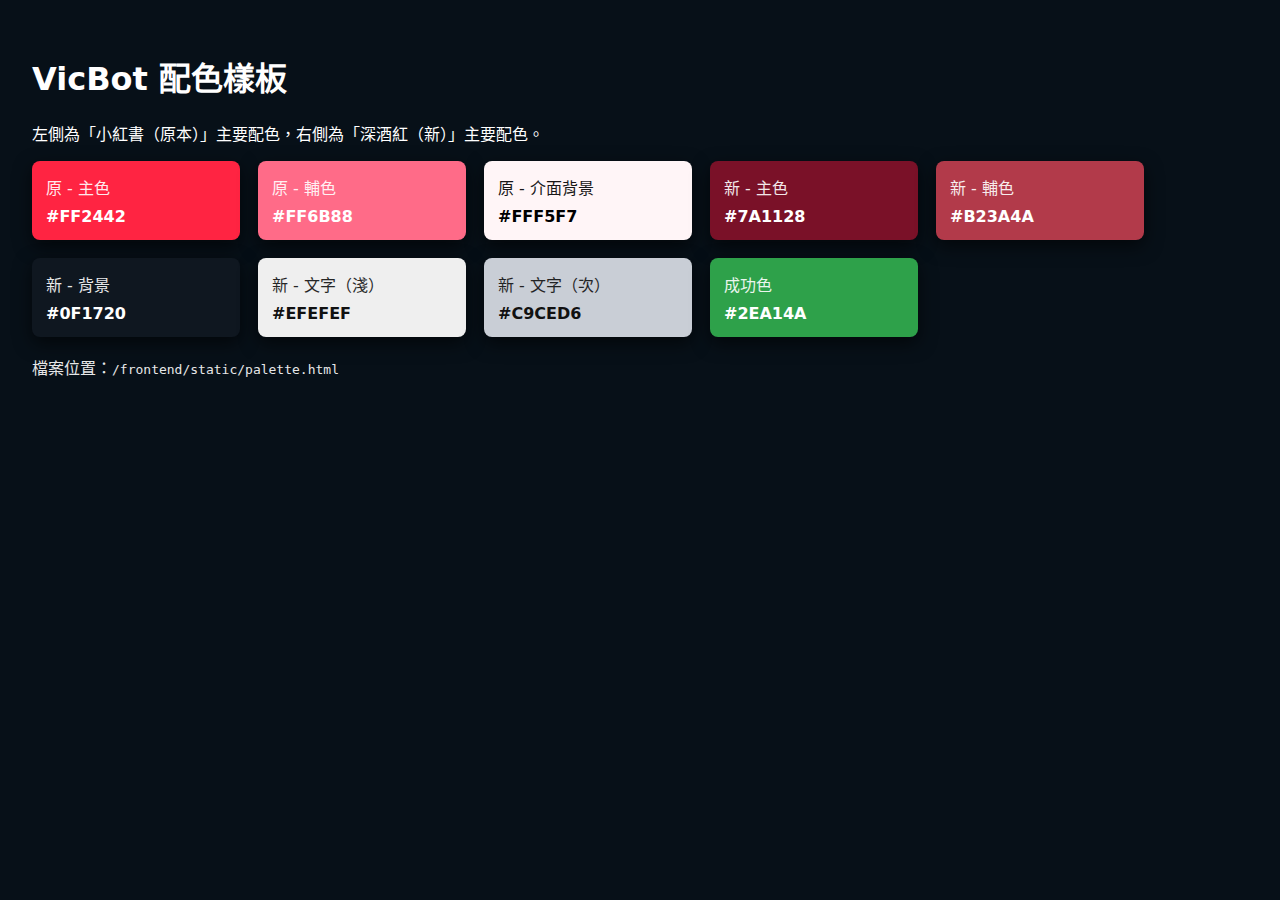
<file: frontend/static/palette.html>
<!doctype html>
<html lang="zh-TW">
<head>
<meta charset="utf-8">
<meta name="viewport" content="width=device-width,initial-scale=1">
<title>VicBot Color Palette</title>
<style>
  body{font-family:'Noto Sans TC',system-ui, -apple-system;padding:24px;background:#071018;color:#fff}
  .grid{display:flex;gap:18px;flex-wrap:wrap}
  .sw{width:180px;padding:14px;border-radius:8px;box-shadow:0 6px 18px rgba(0,0,0,0.6)}
  .hex{font-weight:700;margin-top:8px}
  .label{opacity:0.9}
</style>
</head>
<body>
  <h1>VicBot 配色樣板</h1>
  <p>左側為「小紅書（原本）」主要配色，右側為「深酒紅（新）」主要配色。</p>
  <div class="grid">
    <div class="sw" style="background:#FF2442;color:#fff"><div class="label">原 - 主色</div><div class="hex">#FF2442</div></div>
    <div class="sw" style="background:#FF6B88;color:#fff"><div class="label">原 - 輔色</div><div class="hex">#FF6B88</div></div>
    <div class="sw" style="background:#FFF5F7;color:#000"><div class="label">原 - 介面背景</div><div class="hex">#FFF5F7</div></div>

    <div class="sw" style="background:#7A1128;color:#fff"><div class="label">新 - 主色</div><div class="hex">#7A1128</div></div>
    <div class="sw" style="background:#B23A4A;color:#fff"><div class="label">新 - 輔色</div><div class="hex">#B23A4A</div></div>
    <div class="sw" style="background:#0F1720;color:#fff"><div class="label">新 - 背景</div><div class="hex">#0F1720</div></div>

    <div class="sw" style="background:#EFEFEF;color:#111"><div class="label">新 - 文字（淺）</div><div class="hex">#EFEFEF</div></div>
    <div class="sw" style="background:#C9CED6;color:#111"><div class="label">新 - 文字（次）</div><div class="hex">#C9CED6</div></div>
    <div class="sw" style="background:#2EA14A;color:#fff"><div class="label">成功色</div><div class="hex">#2EA14A</div></div>

  </div>
  <p style="margin-top:18px;opacity:0.9">檔案位置：<code>/frontend/static/palette.html</code></p>
</body>
</html>
</file>
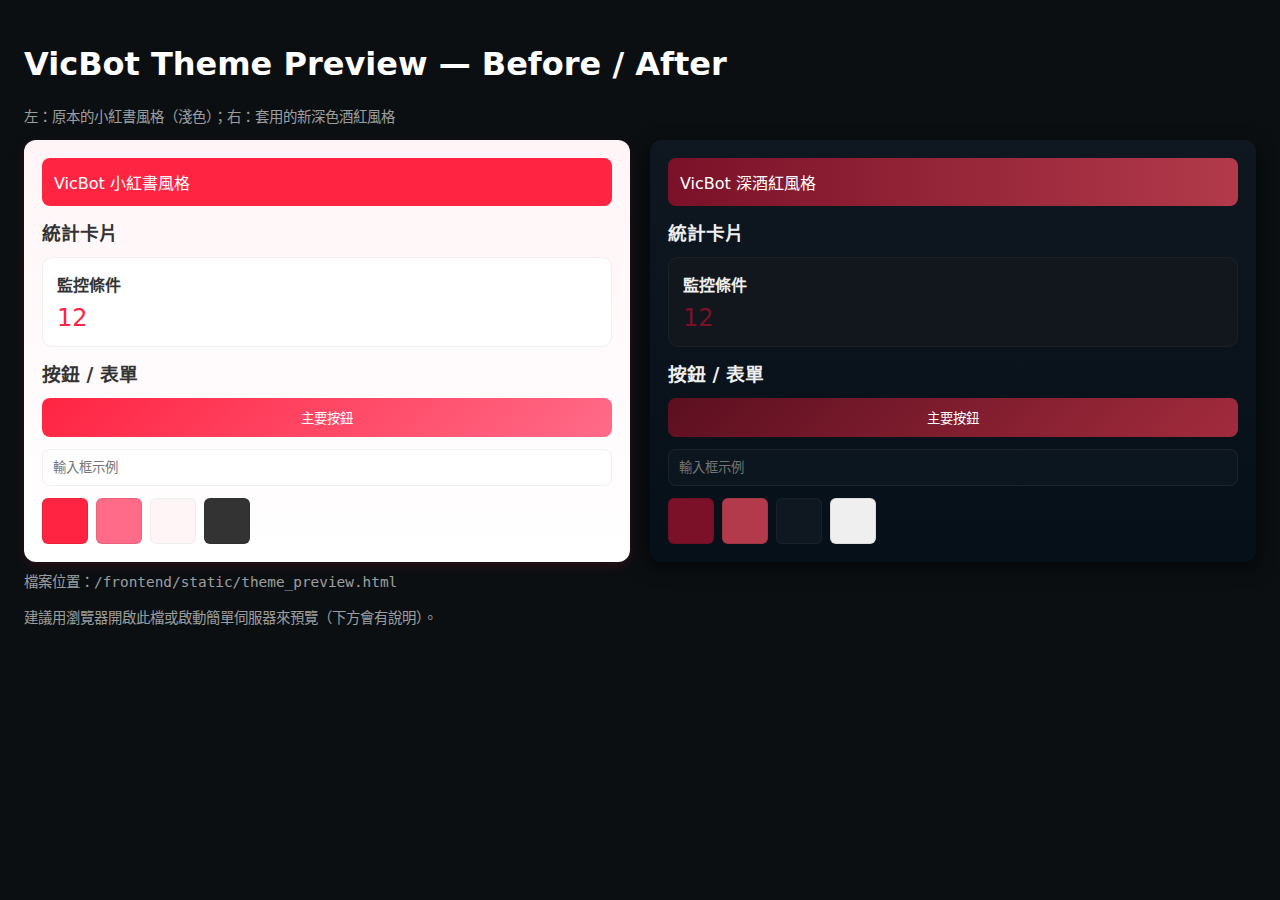
<file: frontend/static/theme_preview.html>
<!doctype html>
<html lang="zh-TW">
<head>
  <meta charset="utf-8">
  <meta name="viewport" content="width=device-width,initial-scale=1">
  <title>Theme Preview — VicBot (Before / After)</title>
  <style>
    /* minimal preview styles and components using CSS variables for each theme */
    :root{font-family: 'Noto Sans TC', system-ui, -apple-system, 'PingFang SC', 'Microsoft YaHei', Arial}
    body{margin:0;padding:24px;background:#0b0f12;color:#fff}
    .wrap{display:flex;gap:20px;align-items:flex-start}
    .col{flex:1;min-width:320px}
    .panel{padding:18px;border-radius:12px}

    /* OLD theme (小紅書風格) */
    .old{--primary:#FF2442;--primary-light:#FF6B88;--secondary:#FFF5F7;--text:#333;--card-bg:#ffffff;--card-shadow:0 4px 12px rgba(255,36,66,0.12)}
    .old .panel{background:linear-gradient(180deg,var(--secondary),#fff);color:var(--text);box-shadow:var(--card-shadow)}
    .old .navbar{background:var(--primary);color:#fff;padding:12px;border-radius:8px}
    .old .btn{background:linear-gradient(135deg,var(--primary),var(--primary-light));color:#fff;padding:10px 16px;border-radius:8px;border:0}
    .old .card{background:#fff;padding:14px;border-radius:10px;border:1px solid #f0f0f0}

    /* NEW theme (深酒紅) */
    .new{--primary:#7A1128;--primary-light:#B23A4A;--secondary:#0F1720;--text:#EFEFEF;--card-bg:rgba(20,24,30,0.8);--card-shadow:0 6px 18px rgba(0,0,0,0.6)}
    .new .panel{background:linear-gradient(180deg,var(--secondary),#061018);color:var(--text);box-shadow:var(--card-shadow)}
    .new .navbar{background:linear-gradient(90deg,var(--primary),var(--primary-light));color:#fff;padding:12px;border-radius:8px}
    .new .btn{background:linear-gradient(135deg,#5C0F20,#A22B3C);color:#fff;padding:10px 16px;border-radius:8px;border:0}
    .new .card{background:var(--card-bg);padding:14px;border-radius:10px;border:1px solid rgba(255,255,255,0.04)}

    h3{margin:0 0 12px 0}
    .sample-wrap{display:flex;gap:12px;flex-direction:column}
    .swatches{display:flex;gap:8px;margin-top:12px}
    .sw{width:44px;height:44px;border-radius:6px;border:1px solid rgba(0,0,0,0.08)}
    .muted{font-size:0.9rem;color:rgba(255,255,255,0.6);margin-top:8px}
  </style>
</head>
<body>
  <h1 style="color:#fff">VicBot Theme Preview — Before / After</h1>
  <p class="muted">左：原本的小紅書風格（淺色）；右：套用的新深色酒紅風格</p>

  <div class="wrap">
    <div class="col old">
      <div class="panel">
        <div class="navbar">VicBot 小紅書風格</div>
        <div style="height:12px"></div>
        <h3>統計卡片</h3>
        <div class="card">
          <strong>監控條件</strong>
          <div style="font-size:24px;margin-top:8px;color:#FF2442">12</div>
        </div>

        <div style="height:12px"></div>
        <h3>按鈕 / 表單</h3>
        <div class="sample-wrap">
          <button class="btn">主要按鈕</button>
          <input class="input" placeholder="輸入框示例" style="padding:10px;border-radius:8px;border:1px solid #f0f0f0">
        </div>

        <div class="swatches">
          <div style="background:#FF2442" class="sw"></div>
          <div style="background:#FF6B88" class="sw"></div>
          <div style="background:#FFF5F7;border:1px solid #eee" class="sw"></div>
          <div style="background:#333" class="sw"></div>
        </div>
      </div>
    </div>

    <div class="col new">
      <div class="panel">
        <div class="navbar">VicBot 深酒紅風格</div>
        <div style="height:12px"></div>
        <h3>統計卡片</h3>
        <div class="card">
          <strong>監控條件</strong>
          <div style="font-size:24px;margin-top:8px;color:var(--primary)">12</div>
        </div>

        <div style="height:12px"></div>
        <h3>按鈕 / 表單</h3>
        <div class="sample-wrap">
          <button class="btn">主要按鈕</button>
          <input class="input" placeholder="輸入框示例" style="padding:10px;border-radius:8px;border:1px solid rgba(255,255,255,0.06);background:rgba(255,255,255,0.02);color:var(--text)">
        </div>

        <div class="swatches">
          <div style="background:#7A1128" class="sw"></div>
          <div style="background:#B23A4A" class="sw"></div>
          <div style="background:#0F1720;border:1px solid rgba(255,255,255,0.04)" class="sw"></div>
          <div style="background:#EFEFEF" class="sw"></div>
        </div>
      </div>
    </div>
  </div>

  <p class="muted">檔案位置：<code>/frontend/static/theme_preview.html</code></p>
  <p class="muted">建議用瀏覽器開啟此檔或啟動簡單伺服器來預覽（下方會有說明）。</p>
</body>
</html>
</file>
